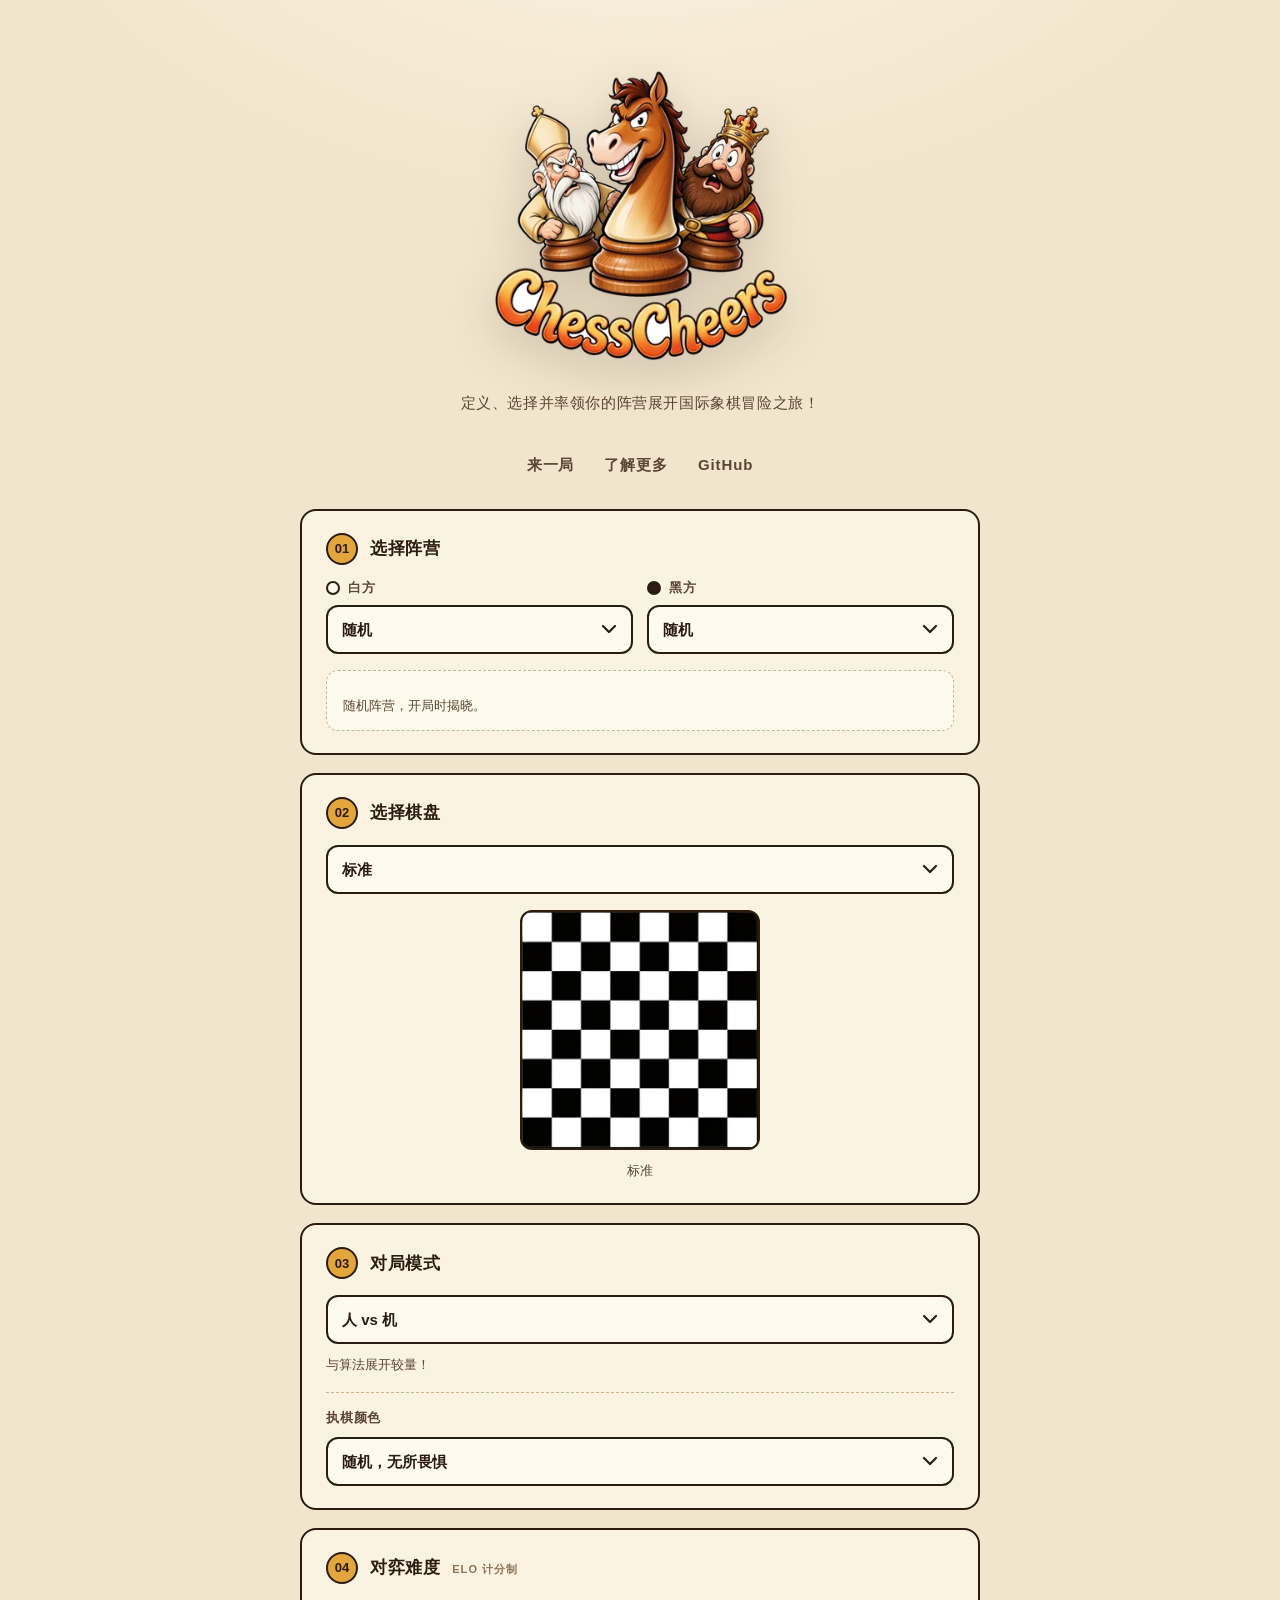
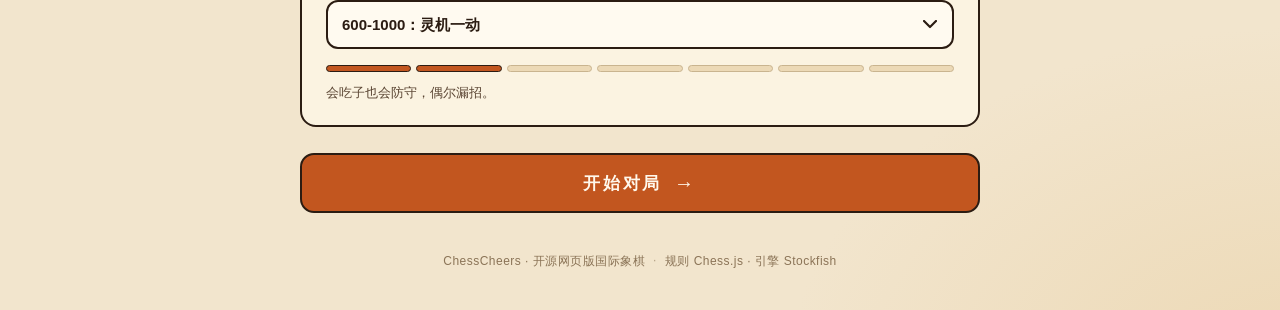
<file: index.html>
<!DOCTYPE html>
<html lang="zh-CN">
<head>
    <meta charset="UTF-8">
    <meta name="viewport" content="width=device-width, initial-scale=1.0">
    <title>ChessCheers - 定义你的阵营</title>
    <!-- 部署入口：GitHub Pages 只能以仓库根为站点根，
         项目页面位于 code/html/，故由此处跳转，保证访问域名即进入首页 -->
    <meta http-equiv="refresh" content="0; url=./code/html/index.html?v=202611182349">
    <link rel="canonical" href="./code/html/index.html">
    <link rel="icon" href="./data/chesslogo/ChessCheers_logo-128.png">
    <style>
        /* 与站内保持同一视觉基调，避免跳转前闪出深色底 */
        html, body { height: 100%; margin: 0; }
        body {
            display: flex;
            align-items: center;
            justify-content: center;
            background: #f2e5cd;
            color: #2b1c12;
            font-family: "PingFang SC", "Microsoft YaHei", "Helvetica Neue", Arial, sans-serif;
            font-size: 14px;
            letter-spacing: .5px;
        }
        a { color: #c2561f; text-decoration: none; border-bottom: 1px dashed rgba(194, 86, 31, .5); }
        a:hover { color: #a5382b; }
    </style>
</head>
<body>
    <p>正在进入 ChessCheers… 若未自动跳转，请<a href="./code/html/index.html?v=202611182349">点此开始</a>。</p>
</body>
</html>
</file>
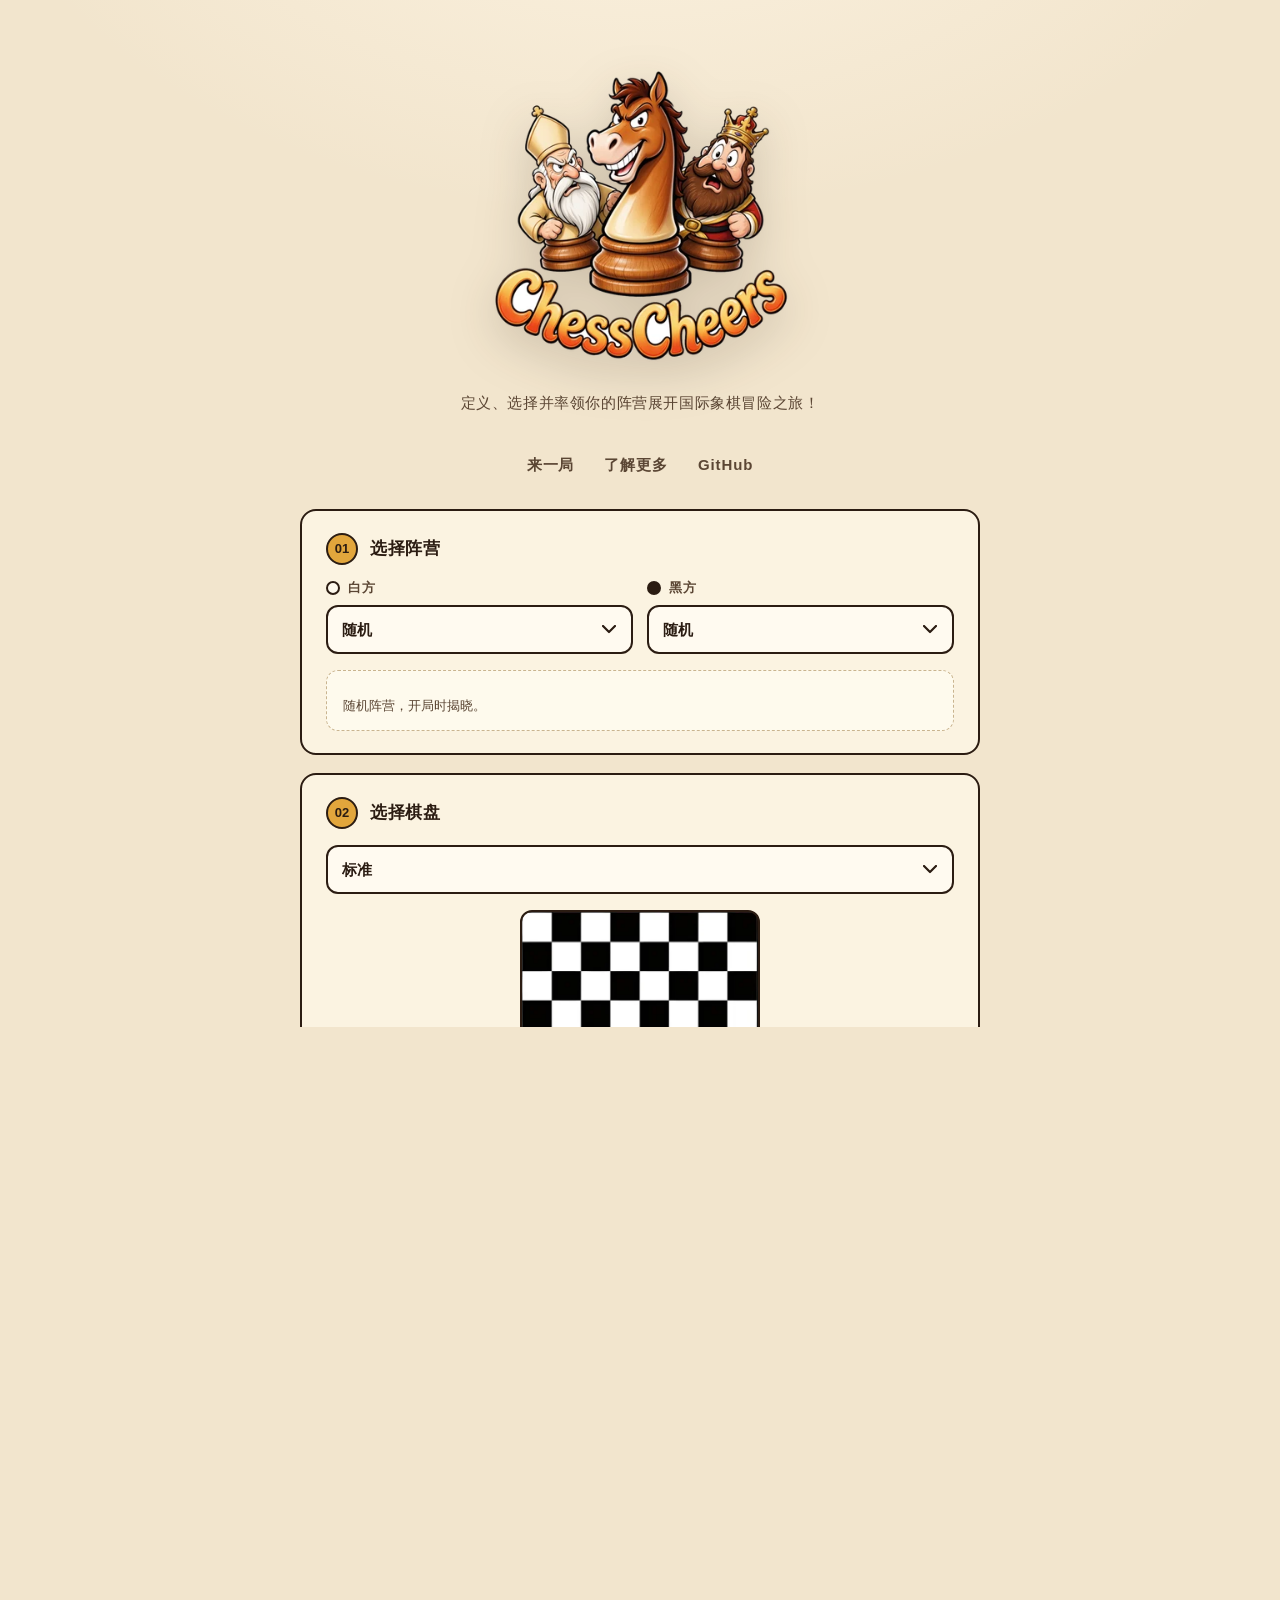
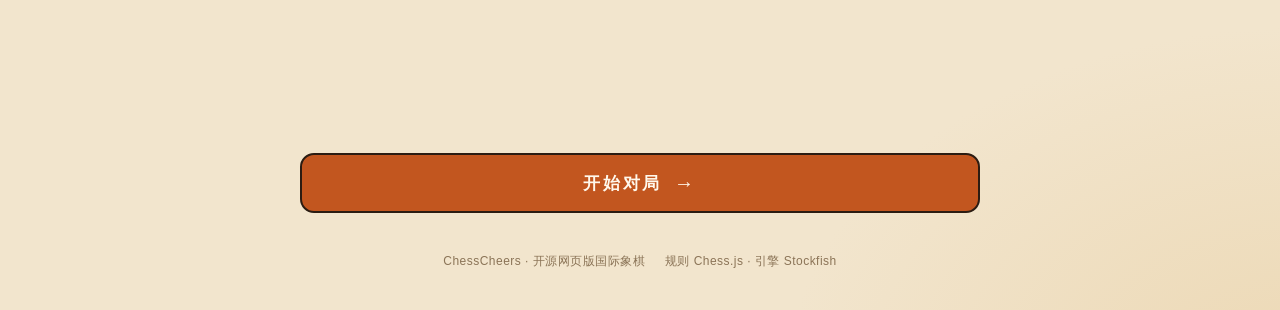
<file: code/html/index.html>
<!DOCTYPE html>
<!--
  ChessCheers — 首页（对局配置入口）
  结构：抬头区 → 顶部菜单 → 四张配置卡片（阵营 / 棋盘 / 模式与难度 / 开始）
        → 底部说明 → 返回顶部
  依赖：css/index.css、js/assets.js（素材清单）、js/asset-loader.js、js/index.js
  说明：所有选项均由素材清单动态填充，页面本身不写死任何阵营或棋盘名称。
-->
<html lang="zh-CN">
<head>
    <meta charset="UTF-8">
    <meta name="viewport" content="width=device-width, initial-scale=1.0">
    <title>ChessCheers - 定义你的阵营</title>
    <link rel="icon" href="data:image/svg+xml,%3Csvg xmlns='http://www.w3.org/2000/svg' viewBox='0 0 32 32'%3E%3Ctext y='26' font-size='26'%3E%E2%99%9E%3C/text%3E%3C/svg%3E">
    <link rel="stylesheet" href="../css/index.css?v=202611182349">
</head>
<body>
    <!-- 抬头区 -->
    <header class="hero">
        <img class="hero-logo" data-brand-logo alt="ChessCheers" aria-hidden="true">
        <h1 class="hero-title" id="main-title">ChessCheers</h1>
        <p class="hero-subtitle">定义、选择并率领你的阵营展开国际象棋冒险之旅！</p>
    </header>

    <!-- 顶部菜单栏 -->
    <nav class="top-nav">
        <a href="#" class="nav-item" id="nav-play">来一局</a>
        <a href="about.html" class="nav-item">了解更多</a>
        <a href="https://github.com/Schlampig/ChessCheers" class="nav-item" target="_blank" rel="noopener">GitHub</a>
    </nav>

    <!-- 配置区域 -->
    <main class="config-section">
        <!-- 选择阵营 -->
        <section class="card">
            <div class="card-head">
                <span class="card-index">01</span>
                <h2 class="card-label">选择阵营</h2>
            </div>
            <div class="faction-grid">
                <div class="faction-pick side-white">
                    <div class="faction-flag">
                        <span class="flag-dot"></span><span class="flag-text">白方</span>
                    </div>
                    <select class="config-select" id="white-faction"></select>
                </div>
                <div class="faction-pick side-black">
                    <div class="faction-flag">
                        <span class="flag-dot"></span><span class="flag-text">黑方</span>
                    </div>
                    <select class="config-select" id="black-faction"></select>
                </div>
            </div>
            <div class="faction-intro" id="faction-intro">
                <p class="config-desc">选择阵营后，这里会展示它的背景故事。</p>
            </div>
        </section>

        <!-- 选择棋盘 -->
        <section class="card">
            <div class="card-head">
                <span class="card-index">02</span>
                <h2 class="card-label">选择棋盘</h2>
            </div>
            <select class="config-select" id="board-select"></select>
            <div class="board-preview-wrap">
                <div class="board-preview" id="board-preview"></div>
                <p class="config-desc" id="board-desc"></p>
            </div>
        </section>

        <!-- 对局模式 -->
        <section class="card">
            <div class="card-head">
                <span class="card-index">03</span>
                <h2 class="card-label">对局模式</h2>
            </div>
            <select class="config-select" id="game-mode">
                <option value="pve" selected>人 vs 机</option>
                <option value="pvp">人 vs 人</option>
            </select>
            <p class="config-desc" id="game-mode-desc">与算法展开较量！</p>

            <!-- 执棋颜色（仅人 vs 机显示） -->
            <div class="sub-field" id="color-config-item">
                <label class="sub-label">执棋颜色</label>
                <select class="config-select" id="player-color">
                    <option value="random" selected>随机，无所畏惧</option>
                    <option value="white">执白，抢占先机</option>
                    <option value="black">执黑，后发积势</option>
                </select>
            </div>
        </section>

        <!-- 对弈难度 -->
        <section class="card" id="elo-config-item">
            <div class="card-head">
                <span class="card-index">04</span>
                <h2 class="card-label">对弈难度 <span class="label-hint">ELO 计分制</span></h2>
            </div>
            <select class="config-select" id="elo-difficulty">
                <option value="500">500分以下：初生牛犊</option>
                <option value="600" selected>600-1000：灵机一动</option>
                <option value="1100">1100-1500：激流勇进</option>
                <option value="1600">1600-2000：福至心灵</option>
                <option value="2100">2100-2500：行云流水</option>
                <option value="2600">2600-3000：随心所欲</option>
                <option value="3000">3000分以上：返璞归真</option>
            </select>
            <div class="elo-meter" id="elo-meter">
                <span class="elo-bar"></span><span class="elo-bar"></span><span class="elo-bar"></span>
                <span class="elo-bar"></span><span class="elo-bar"></span><span class="elo-bar"></span>
                <span class="elo-bar"></span>
            </div>
            <p class="config-desc" id="elo-desc"></p>
        </section>

        <!-- 开始 -->
        <button class="start-btn" id="start-btn">
            <span class="start-text">开始对局</span>
            <span class="start-arrow">→</span>
        </button>
    </main>

    <footer class="site-foot">
        <span>ChessCheers · 开源网页版国际象棋</span>
        <span class="foot-sep">·</span>
        <span>规则 Chess.js · 引擎 Stockfish</span>
    </footer>

    <!-- 返回顶部 -->
    <button class="back-to-top" id="back-to-top" title="返回顶部">↑</button>

    <!-- 顶部提示 -->
    <div class="toast" id="toast"></div>

    <script src="../js/assets.js?v=202611182349"></script>
    <script src="../js/asset-loader.js?v=202611182349"></script>
    <script src="../js/index.js?v=202611182349"></script>
</body>
</html>
</file>
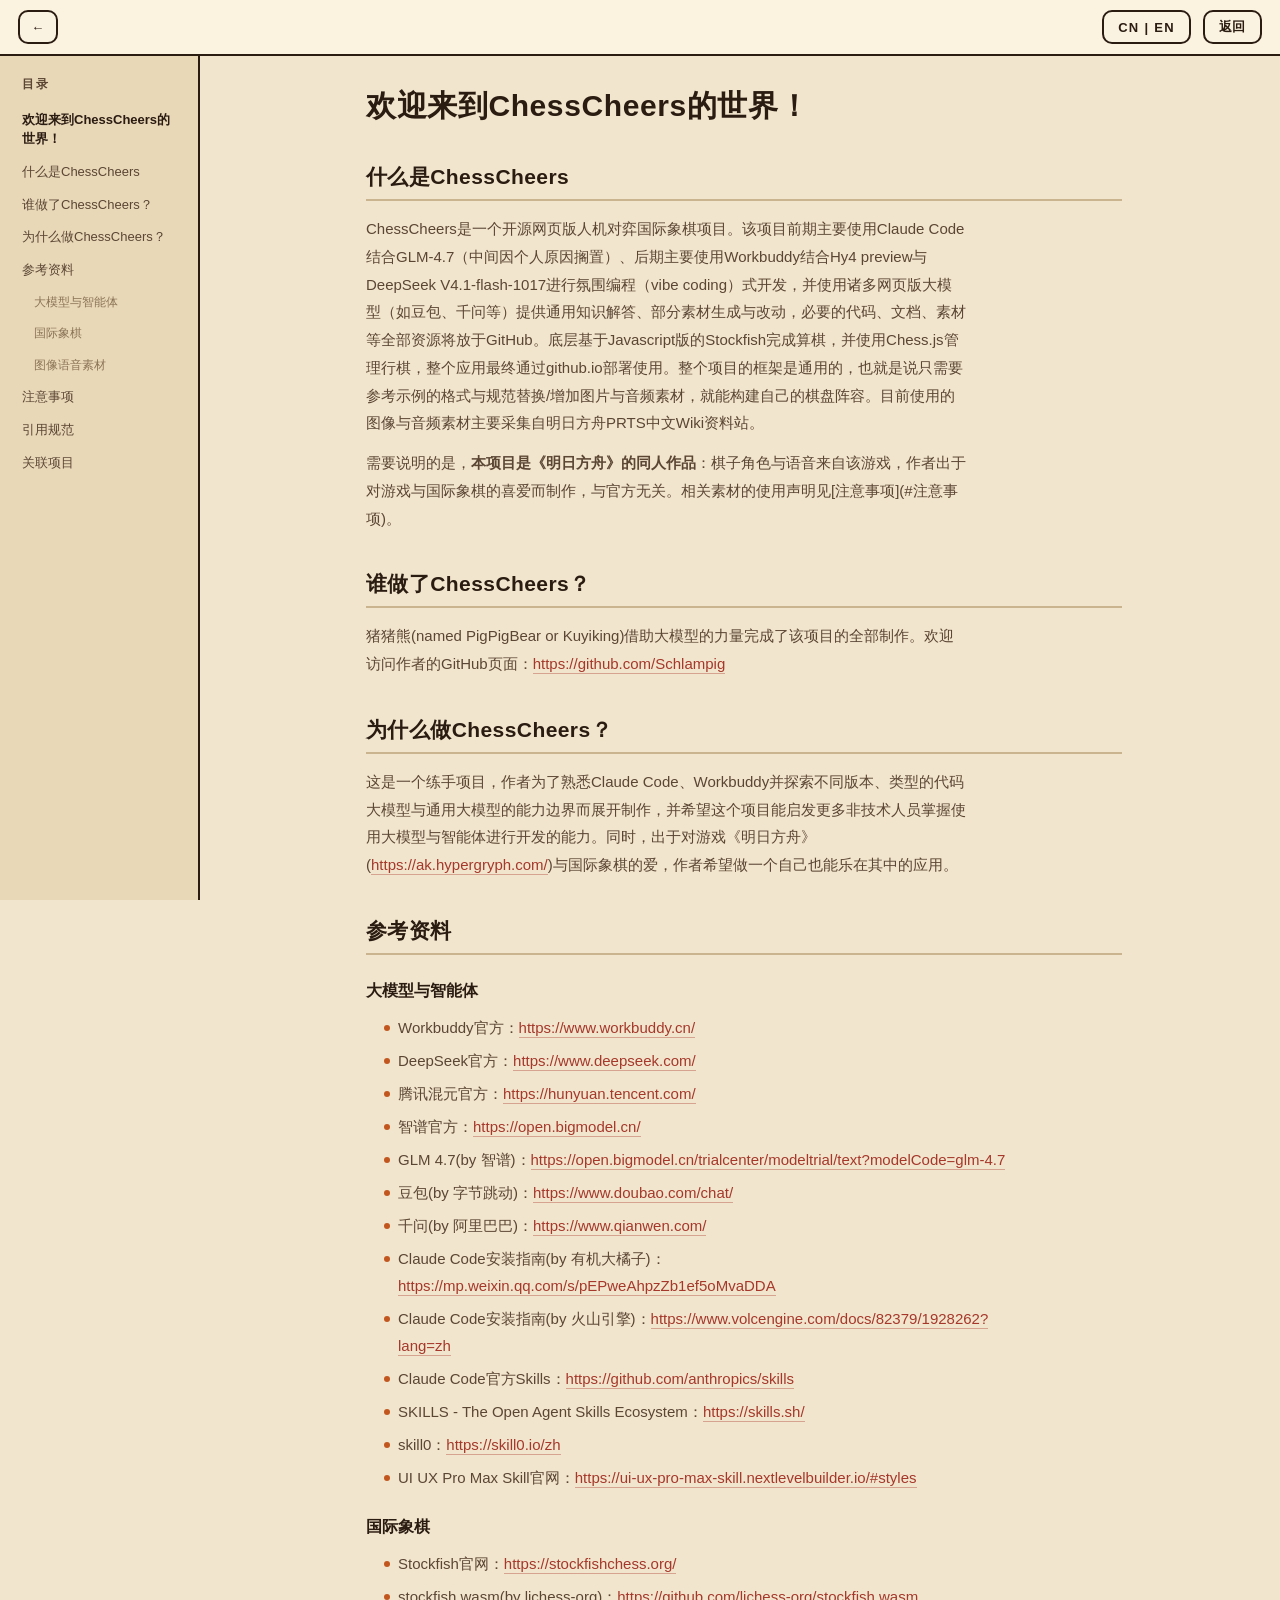
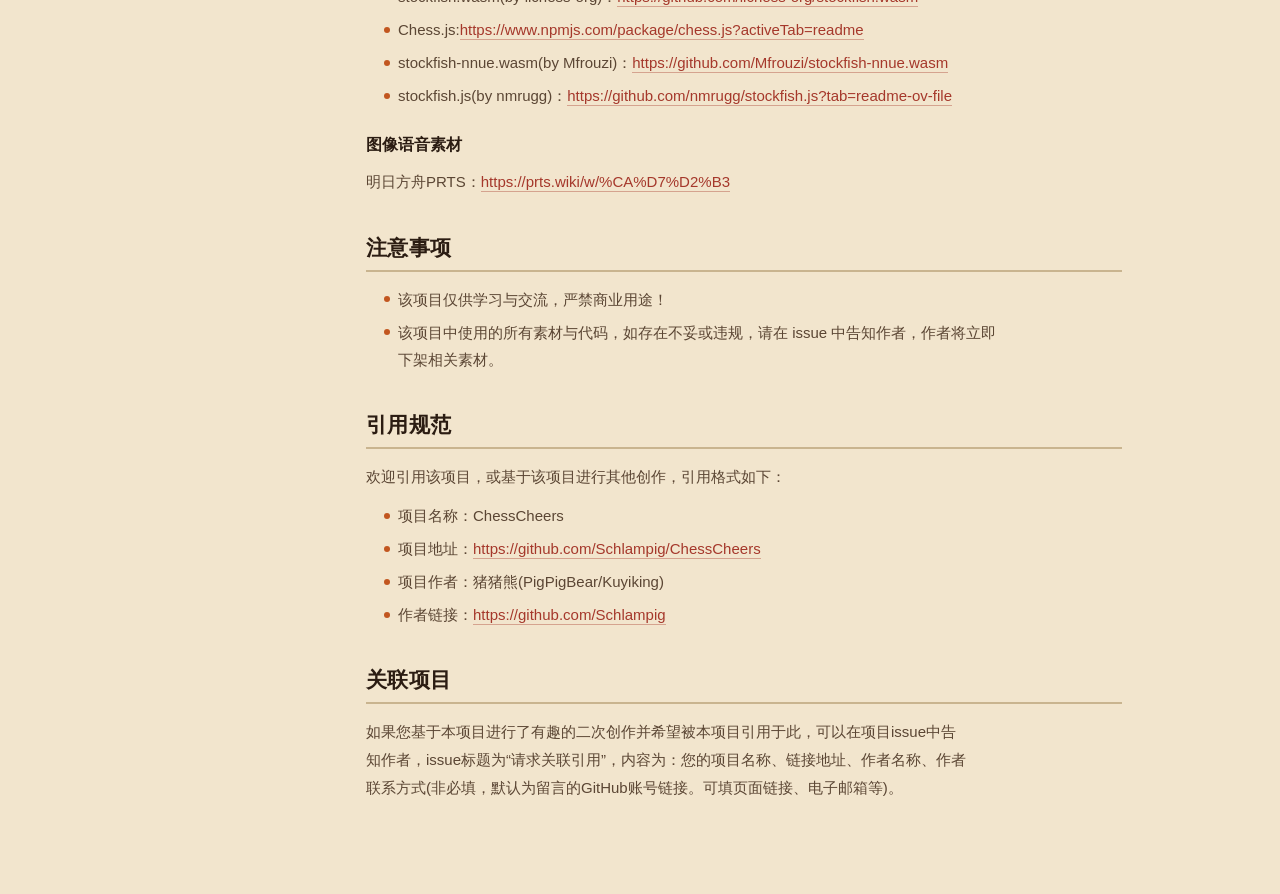
<file: code/html/about.html>
<!DOCTYPE html>
<!--
  ChessCheers — 「了解更多」阅读页
  结构：顶部菜单（目录开关 / 语言切换 / 返回）→ 左侧目录 → 正文
  依赖：css/about.css、js/about.js；正文由 doc/intro/ 下的 Markdown 渲染
  说明：不引入 Markdown 库，使用逐行状态机解析，覆盖标题、列表、引用、
        代码块与链接；正文行宽与目录宽度受控，保证长文可读。
-->
<html lang="zh-CN">
<head>
    <meta charset="UTF-8">
    <meta name="viewport" content="width=device-width, initial-scale=1.0">
    <title>ChessCheers - 了解更多</title>
    <link rel="stylesheet" href="../css/about.css?v=202611182349">
</head>
<body>
    <!-- 顶部菜单栏 -->
    <nav class="about-nav">
        <button class="toc-toggle" id="toc-toggle">→</button>
        <span class="lang-switch" id="lang-switch">CN | EN</span>
        <a href="index.html" class="back-btn">返回</a>
    </nav>

    <!-- 左侧目录边栏 -->
    <aside class="toc-sidebar" id="toc-sidebar">
        <h3>目录</h3>
        <ul class="toc-list" id="toc-list">
            <!-- 目录项将在这里动态生成 -->
        </ul>
    </aside>

    <!-- 文档主体区域 -->
    <main class="doc-content" id="doc-content">
        <!-- Markdown文档将在这里渲染 -->
    </main>

    <!-- 返回顶部按钮 -->
    <button class="back-to-top" id="back-to-top">↑</button>

    <script src="../js/about.js?v=202611182349"></script>
</body>
</html>
</file>
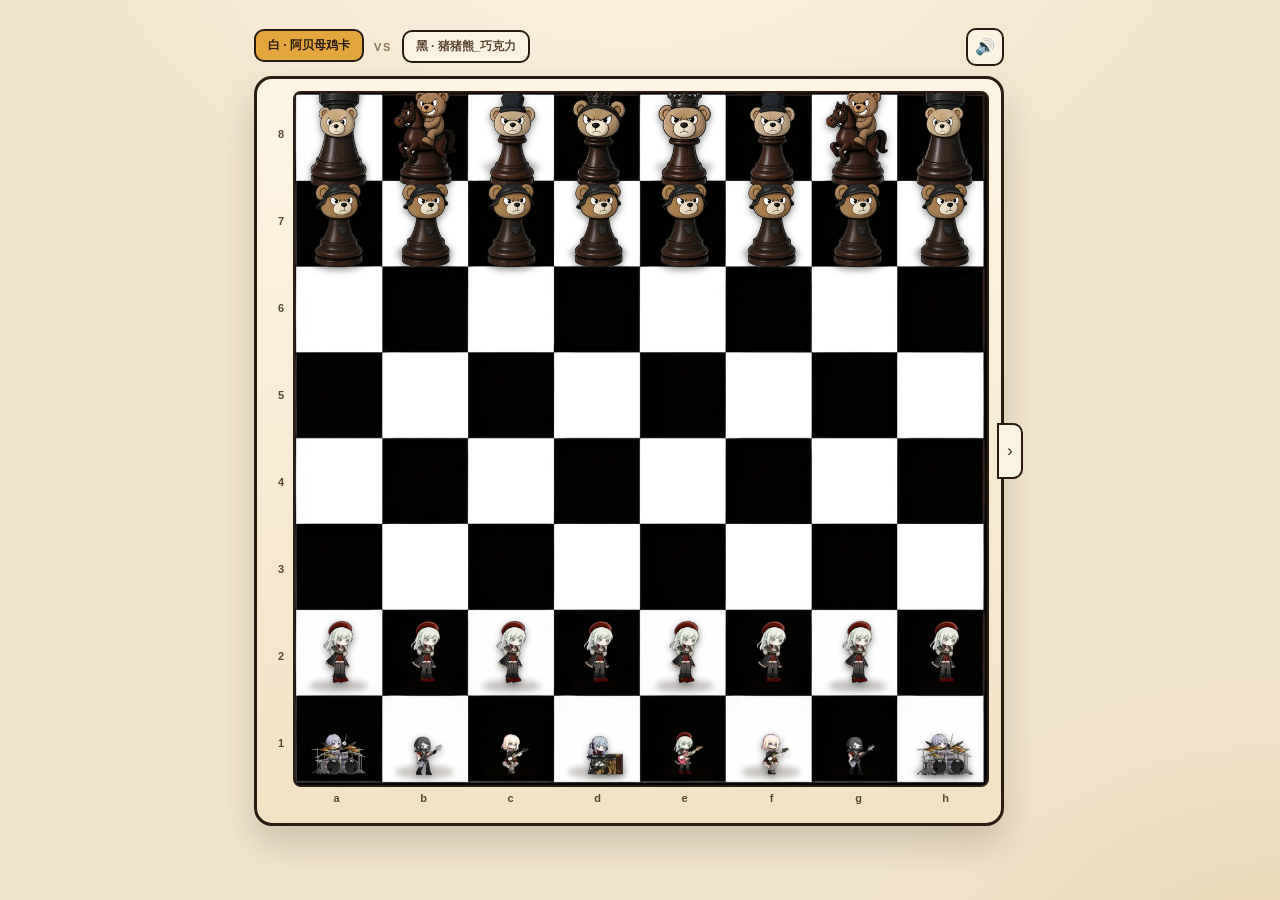
<file: code/html/game.html>
<!DOCTYPE html>
<!--
  ChessCheers — 对弈页
  结构：棋盘区（顶栏 / 坐标 / 棋盘 / 升变弹窗）→ 侧边栏（棋谱与操作按钮）
        → 折叠把手 → 提示条
  依赖：css/game.css、js/assets.js、js/asset-loader.js、js/stockfish-engine.js、js/game.js
  说明：棋盘与棋子由 JS 按素材清单生成；坐标、标记与动画层均为独立图层，
        逻辑格号与视口坐标分离，以支持人机执黑时的棋盘翻转。
-->
<html lang="zh-CN">
<head>
    <meta charset="UTF-8">
    <meta name="viewport" content="width=device-width, initial-scale=1.0, maximum-scale=1.0, user-scalable=no">
    <title>ChessCheers - 对弈</title>
    <link rel="icon" href="data:image/svg+xml,%3Csvg xmlns='http://www.w3.org/2000/svg' viewBox='0 0 32 32'%3E%3Ctext y='26' font-size='26'%3E%E2%99%9E%3C/text%3E%3C/svg%3E">
    <link rel="stylesheet" href="../css/game.css?v=202611182349">
</head>
<body>
    <div class="game-container" id="game-container">
        <!-- 棋盘区域 -->
        <div class="board-area" id="board-area">
            <div class="board-topbar">
                <div class="board-title">
                    <span class="side-badge white" id="badge-white">白 · 阵营加载中</span>
                    <span class="vs">VS</span>
                    <span class="side-badge black" id="badge-black">黑 · 阵营加载中</span>
                </div>
                <div class="board-tools">
                    <button class="icon-btn" id="sound-btn" title="音效开关">
                        <span id="sound-icon">🔊</span>
                    </button>
                </div>
            </div>

            <div class="board-frame">
                <!-- 棋盘本体（含外围坐标槽） -->
                <div class="board-wrap">
                    <div class="board-inner" id="board-inner">
                        <div class="layer board-bg" id="board-bg"></div>
                        <div class="layer mark-layer" id="mark-layer"></div>
                        <div class="layer piece-layer" id="piece-layer"></div>
                        <div class="layer fx-layer" id="fx-layer"></div>
                    </div>
                    <!-- 外围坐标 -->
                    <div class="coord-col" id="coord-col"></div>
                    <div class="coord-row" id="coord-row"></div>
                </div>

                <!-- 侧边栏折叠时的展开把手 -->
                <button class="sidebar-handle" id="sidebar-handle" title="展开侧边栏">›</button>
            </div>

            <!-- AI 思考指示 -->
            <div class="thinking" id="thinking">
                <span class="dot"></span><span class="dot"></span><span class="dot"></span>
                <span class="thinking-text">引擎思考中…</span>
            </div>
        </div>

        <!-- 右侧边栏 -->
        <aside class="sidebar" id="sidebar">
            <div class="sidebar-head">
                <h3>棋谱记录</h3>
                <button class="sidebar-close" id="sidebar-close" title="折叠">‹</button>
            </div>
            <div class="move-list" id="move-list"></div>
            <div class="sidebar-actions">
                <button class="action-btn" id="print-btn">打印</button>
                <button class="action-btn danger" id="resign-btn">认输</button>
                <a class="action-btn" id="exit-btn" href="index.html">退出</a>
            </div>
        </aside>
    </div>

    <!-- 顶部提示 -->
    <div class="toast" id="toast"></div>

    <!-- 升变弹窗 -->
    <div class="modal" id="promotion-modal">
        <div class="modal-card">
            <h4>兵升变：选择新棋子</h4>
            <div class="promo-options">
                <button class="promo-btn" data-piece="q"><span>♛</span>皇后</button>
                <button class="promo-btn" data-piece="r"><span>♜</span>城堡</button>
                <button class="promo-btn" data-piece="b"><span>♝</span>主教</button>
                <button class="promo-btn" data-piece="n"><span>♞</span>骑士</button>
            </div>
        </div>
    </div>

    <script src="../js/assets.js?v=202611182349"></script>
    <script src="../js/asset-loader.js?v=202611182349"></script>
    <script src="../js/chess.min.js?v=202611182349"></script>
    <script src="../js/stockfish-engine.js?v=202611182349"></script>
    <script src="../js/game.js?v=202611182349"></script>
</body>
</html>
</file>
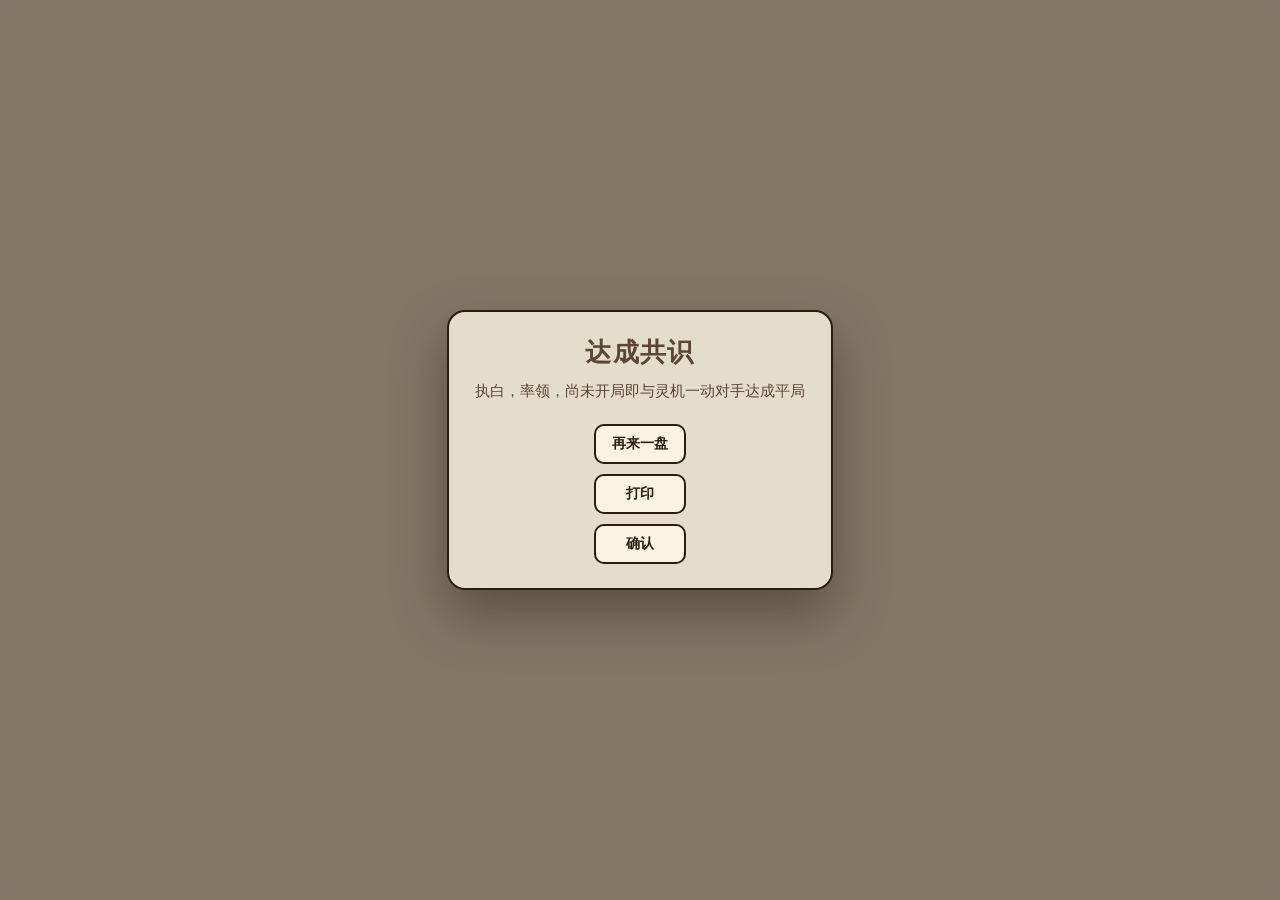
<file: code/html/result.html>
<!DOCTYPE html>
<!--
  ChessCheers — 结算页
  结构：遮罩 → 结算卡片（结局色带 / 标题与小标题 / 三个操作按钮 / 阵营立绘）
  依赖：css/result.css、js/assets.js、js/asset-loader.js、js/result.js
  说明：结局数据优先取自 sessionStorage，URL 参数仅作兜底；无素材时退化为
        紧凑灰底弹窗，按钮竖排，保证任何情况下都能重开或返回首页。
-->
<html lang="zh-CN">
<head>
    <meta charset="UTF-8">
    <meta name="viewport" content="width=device-width, initial-scale=1.0">
    <meta http-equiv="Cache-Control" content="no-cache, no-store, must-revalidate">
    <meta http-equiv="Pragma" content="no-cache">
    <meta http-equiv="Expires" content="0">
    <title>ChessCheers - 结算</title>
    <link rel="icon" href="data:image/svg+xml,%3Csvg xmlns='http://www.w3.org/2000/svg' viewBox='0 0 32 32'%3E%3Ctext y='26' font-size='26'%3E%E2%99%9E%3C/text%3E%3C/svg%3E">
    <link rel="stylesheet" href="../css/result.css?v=202611182349">
</head>
<body>
    <!-- 结算弹窗：点击按钮前不消失 -->
    <div class="result-modal" id="result-modal">
        <div class="result-content" id="result-content">
            <!-- 文本区域 -->
            <div class="result-title-section">
                <h2 class="result-title" id="result-title">对局结束</h2>
                <p class="result-subtitle" id="result-subtitle"></p>
            </div>

            <!-- 按钮区域 -->
            <div class="result-buttons" id="result-buttons">
                <button class="result-btn" id="replay-btn">再来一盘</button>
                <button class="result-btn" id="print-btn">打印</button>
                <a class="result-btn" id="confirm-btn" href="index.html">确认</a>
            </div>

            <!-- 结算素材（无素材时隐藏） -->
            <div class="result-asset" id="result-asset">
                <img class="result-asset-img" id="result-asset-img" alt="">
            </div>
        </div>
    </div>

    <div class="toast" id="toast"></div>

    <script src="../js/assets.js?v=202611182349"></script>
    <script src="../js/asset-loader.js?v=202611182349"></script>
    <script src="../js/result.js?v=202611182349"></script>
</body>
</html>
</file>
<file: code/css/index.css>
/* ChessCheers — 首页样式
   视觉世界：1930 年代橡皮管动画的片头卡 / 剧场海报。
   奶油纸底、墨线描边、赭橙与芥黄点缀；靠形状与配色表达年代感，
   不使用渐变文字、玻璃拟态或高饱和霓虹，避免干扰棋盘与选项的阅读。 */

:root {
    --paper: #f2e5cd;
    --paper-2: #e9d8b8;
    --card: #fbf3e1;
    --ink: #2b1c12;
    --ink-2: #5b4634;
    --ink-3: #8b7457;
    --line: #c9b48f;
    --orange: #c2561f;
    --orange-d: #a2430f;
    --gold: #e2a63c;
    --gold-l: #f4d79b;
    --brick: #a5382b;
    --sage: #6d7c4f;
    --radius: 16px;
    --shadow-lift: 0 10px 20px rgba(43, 28, 18, .14);
}

* { margin: 0; padding: 0; box-sizing: border-box; }

html { scroll-behavior: smooth; }

body {
    min-height: 100vh;
    color: var(--ink);
    font-family: "PingFang SC", "Hiragino Sans GB", "Noto Sans CJK SC", "Microsoft YaHei", "Helvetica Neue", Arial, sans-serif;
    -webkit-font-smoothing: antialiased;
    /* 纸面质感只用大面积暖色晕染，不叠加条纹或噪点 */
    background:
        radial-gradient(1100px 720px at 50% -12%, #fdf4e3 0%, rgba(253, 244, 227, 0) 62%),
        radial-gradient(900px 620px at 102% 104%, #ecd8b4 0%, rgba(236, 216, 180, 0) 58%),
        var(--paper);
    display: flex;
    flex-direction: column;
    align-items: center;
    padding: 0 20px 40px;
}

::selection { background: var(--gold); color: var(--ink); }

/* ============ 抬头区 ============ */
.hero {
    text-align: center;
    padding: 56px 20px 14px;
    width: 100%;
    max-width: 760px;
}

/* logo 本身带手绘字，直接作为标题字使用 */
.hero-logo {
    display: block;
    width: clamp(212px, 32vw, 320px);
    height: auto;
    margin: 0 auto;
    filter: drop-shadow(0 14px 24px rgba(43, 28, 18, .18));
}
.hero-logo:not([src]) { display: none; }

/* 有 logo 时，标题文字仅保留给读屏与搜索，不重复显示 */
.hero-logo[src] + .hero-title {
    position: absolute;
    width: 1px;
    height: 1px;
    overflow: hidden;
    clip: rect(0 0 0 0);
    white-space: nowrap;
}

/* 没有 logo 时的兜底标题 */
.hero-title {
    font-size: clamp(38px, 7vw, 62px);
    font-weight: 900;
    letter-spacing: .01em;
    color: var(--ink);
    line-height: 1.08;
}

.hero-subtitle {
    margin-top: 14px;
    font-size: 15px;
    line-height: 1.7;
    color: var(--ink-2);
    letter-spacing: .04em;
}

/* ============ 顶部菜单栏 ============ */
.top-nav {
    display: flex;
    justify-content: center;
    flex-wrap: wrap;
    gap: 8px 26px;
    margin: 22px 0 30px;
}

.nav-item {
    position: relative;
    padding: 4px 2px;
    font-size: 15px;
    font-weight: 600;
    letter-spacing: .06em;
    color: var(--ink-2);
    text-decoration: none;
    transition: color .18s ease;
}
.nav-item::after {
    content: "";
    position: absolute;
    left: 0;
    right: 0;
    bottom: 0;
    height: 2px;
    background: var(--orange);
    transform: scaleX(0);
    transform-origin: left;
    transition: transform .22s cubic-bezier(.2, .8, .3, 1);
}
.nav-item:hover { color: var(--ink); }
.nav-item:hover::after { transform: scaleX(1); }

/* ============ 配置区域 ============ */
.config-section {
    width: 100%;
    max-width: 680px;
    display: flex;
    flex-direction: column;
    gap: 18px;
}

.card {
    background: var(--card);
    border: 2px solid var(--ink);
    border-radius: var(--radius);
    padding: 22px 24px;
    transition: transform .22s cubic-bezier(.2, .8, .3, 1), box-shadow .22s ease;
    /* 入场：整组卡片依次落位，只做一次 */
    animation: card-in .5s cubic-bezier(.2, .8, .3, 1) both;
}
.card:nth-of-type(2) { animation-delay: .06s; }
.card:nth-of-type(3) { animation-delay: .12s; }
.card:nth-of-type(4) { animation-delay: .18s; }

@keyframes card-in {
    from { opacity: 0; transform: translateY(14px); }
    to { opacity: 1; transform: none; }
}

/* 静态只保留墨线描边，悬停时才抬起；避免描边与阴影同时承担层级 */
.card:hover { transform: translateY(-2px); box-shadow: var(--shadow-lift); }

.card.hidden { display: none; }

.card-head {
    display: flex;
    align-items: center;
    gap: 12px;
    margin-bottom: 16px;
}

.card-index {
    display: grid;
    place-items: center;
    width: 32px;
    height: 32px;
    flex: 0 0 32px;
    border: 2px solid var(--ink);
    border-radius: 50%;
    background: var(--gold);
    font-size: 13px;
    font-weight: 800;
    font-variant-numeric: tabular-nums;
    letter-spacing: 0;
}

.card-label {
    font-size: 17px;
    font-weight: 800;
    letter-spacing: .04em;
    color: var(--ink);
}

.label-hint {
    margin-left: 6px;
    font-size: 11px;
    font-weight: 600;
    letter-spacing: .1em;
    color: var(--ink-3);
    text-transform: uppercase;
}

/* ============ 阵营选择 ============ */
.faction-grid {
    display: grid;
    grid-template-columns: 1fr 1fr;
    gap: 14px;
}

.faction-pick {
    display: flex;
    flex-direction: column;
    gap: 10px;
}

.faction-flag {
    display: inline-flex;
    align-items: center;
    gap: 8px;
    font-size: 13px;
    font-weight: 700;
    letter-spacing: .08em;
    color: var(--ink-2);
}

.flag-dot {
    width: 14px;
    height: 14px;
    border: 2px solid var(--ink);
    border-radius: 50%;
}
.side-white .flag-dot { background: #fdf8ec; }
.side-black .flag-dot { background: var(--ink); }

.flag-text { line-height: 1; }

.faction-intro {
    margin-top: 16px;
    padding: 14px 16px;
    border: 1px dashed var(--line);
    border-radius: 12px;
    background: rgba(255, 252, 243, .7);
    max-height: 220px;
    overflow-y: auto;
}

/* ============ 下拉菜单 ============ */
.config-select {
    width: 100%;
    padding: 12px 42px 12px 14px;
    border: 2px solid var(--ink);
    border-radius: 12px;
    background-color: #fffaf0;
    color: var(--ink);
    font-family: inherit;
    font-size: 15px;
    font-weight: 600;
    line-height: 1.4;
    cursor: pointer;
    appearance: none;
    -webkit-appearance: none;
    background-image: url("data:image/svg+xml;charset=utf-8,%3Csvg xmlns='http://www.w3.org/2000/svg' width='14' height='9' viewBox='0 0 14 9'%3E%3Cpath d='M1 1l6 6 6-6' fill='none' stroke='%232b1c12' stroke-width='2.2' stroke-linecap='round' stroke-linejoin='round'/%3E%3C/svg%3E");
    background-repeat: no-repeat;
    background-position: right 15px center;
    transition: background-color .18s ease;
}
.config-select:hover { background-color: #fff6e6; }
.config-select:focus-visible {
    outline: 3px solid var(--gold);
    outline-offset: 2px;
}
.config-select option { background: #fffaf0; color: var(--ink); }

/* ============ 说明文字 ============ */
.config-desc {
    margin-top: 10px;
    font-size: 13px;
    line-height: 1.65;
    color: var(--ink-2);
}

.config-desc.error {
    color: var(--brick);
    font-weight: 700;
}

.config-desc.warn {
    color: var(--orange-d);
    font-size: 12px;
}

/* ============ 棋盘预览 ============ */
.board-preview-wrap {
    margin-top: 16px;
    display: flex;
    flex-direction: column;
    align-items: center;
    gap: 10px;
}

.board-preview {
    width: 100%;
    max-width: 240px;
    aspect-ratio: 1 / 1;
    border: 2px solid var(--ink);
    border-radius: 12px;
    background-size: 100% 100%;
    background-repeat: no-repeat;
    background-color: var(--paper-2);
    transition: transform .22s cubic-bezier(.2, .8, .3, 1);
}
.board-preview:hover { transform: scale(1.015); }

.board-preview.empty {
    display: grid;
    place-items: center;
    padding: 16px;
    border-style: dashed;
    color: var(--brick);
    font-size: 13px;
    font-weight: 700;
    text-align: center;
    background-image: none;
}

#board-desc { margin-top: 0; text-align: center; }

/* ============ 执棋颜色 ============ */
.sub-field {
    margin-top: 16px;
    padding-top: 16px;
    border-top: 1px dashed var(--line);
}
.sub-field.hidden { display: none; }

.sub-label {
    display: block;
    margin-bottom: 10px;
    font-size: 13px;
    font-weight: 700;
    letter-spacing: .06em;
    color: var(--ink-2);
}

/* ============ 难度强度条 ============ */
.elo-meter {
    display: flex;
    gap: 5px;
    margin-top: 16px;
}
.elo-bar {
    flex: 1 1 0;
    height: 7px;
    border: 1px solid var(--line);
    border-radius: 4px;
    background: #ecd9b6;
    transition: background .25s ease, border-color .25s ease;
}
.elo-bar.on {
    background: var(--orange);
    border-color: var(--ink);
}

/* ============ 开始按钮 ============ */
.start-btn {
    display: flex;
    align-items: center;
    justify-content: center;
    gap: 12px;
    margin-top: 8px;
    padding: 18px 24px;
    border: 2px solid var(--ink);
    border-radius: 14px;
    background: var(--orange);
    color: #fff8ec;
    font-family: inherit;
    font-size: 17px;
    font-weight: 800;
    letter-spacing: .16em;
    cursor: pointer;
    transition: transform .18s cubic-bezier(.2, .8, .3, 1), background .18s ease, box-shadow .18s ease;
}
.start-btn:hover {
    background: var(--orange-d);
    transform: translateY(-2px);
    box-shadow: var(--shadow-lift);
}
.start-btn:active { transform: translateY(0); }
.start-btn:focus-visible { outline: 3px solid var(--gold); outline-offset: 3px; }
.start-btn:disabled {
    background: var(--paper-2);
    color: var(--ink-3);
    border-style: dashed;
    cursor: not-allowed;
    transform: none;
    box-shadow: none;
}

.start-text { line-height: 1; }

.start-arrow {
    font-size: 20px;
    line-height: 1;
    transition: transform .2s ease;
}
.start-btn:hover:not(:disabled) .start-arrow { transform: translateX(4px); }

/* ============ 页脚 ============ */
.site-foot {
    margin-top: 40px;
    display: flex;
    flex-wrap: wrap;
    justify-content: center;
    gap: 8px;
    font-size: 12px;
    letter-spacing: .04em;
    color: var(--ink-3);
}

.foot-sep { opacity: .6; }

/* ============ 返回顶部 ============ */
.back-to-top {
    position: fixed;
    right: 26px;
    bottom: 26px;
    width: 44px;
    height: 44px;
    border: 2px solid var(--ink);
    border-radius: 50%;
    background: var(--card);
    color: var(--ink);
    font-size: 18px;
    cursor: pointer;
    opacity: 0;
    visibility: hidden;
    transform: translateY(8px);
    transition: opacity .22s ease, transform .22s ease, visibility .22s;
}
.back-to-top.show { opacity: 1; visibility: visible; transform: none; }
.back-to-top:hover { background: var(--gold); }
.back-to-top:focus-visible { outline: 3px solid var(--gold); outline-offset: 3px; }

/* ============ 顶部提示 ============ */
.toast {
    position: fixed;
    top: -80px;
    left: 50%;
    transform: translateX(-50%);
    max-width: min(86vw, 520px);
    padding: 12px 22px;
    border: 2px solid var(--ink);
    border-radius: 12px;
    background: var(--ink);
    color: #fdf3e0;
    font-size: 14px;
    font-weight: 600;
    line-height: 1.5;
    text-align: center;
    z-index: 400;
    transition: top .3s cubic-bezier(.2, .9, .3, 1.2);
}
.toast.show { top: 22px; }
.toast.warn { background: var(--brick); border-color: #6d1f16; }
.toast.good { background: var(--sage); border-color: #45502f; }

/* ============ 响应式 ============ */
@media (max-width: 620px) {
    body { padding: 0 14px 32px; }
    .hero { padding: 36px 8px 10px; }
    .hero-logo { width: clamp(184px, 46vw, 240px); }
    .hero-subtitle { font-size: 14px; }
    .top-nav { gap: 6px 18px; margin: 18px 0 24px; }
    .card { padding: 18px 16px; }
    .card-label { font-size: 16px; }
    .faction-grid { grid-template-columns: 1fr; gap: 12px; }
    .board-preview { max-width: 200px; }
    .start-btn { padding: 16px 18px; font-size: 16px; letter-spacing: .1em; }
    .back-to-top { right: 16px; bottom: 16px; }
}

@media (prefers-reduced-motion: reduce) {
    * { animation-duration: .01ms !important; transition-duration: .01ms !important; }
}
</file>
<file: code/css/about.css>
/* ChessCheers — 「了解更多」页面样式
   视觉世界：1930 年代动画片头卡，但这一页是「阅读」，所以克制表达：
   奶油纸面、墨色正文、赭红烧链接；左侧 200px 目录栏可折叠，正文自适应居中。
   正文行宽控制在 65~75 个字符，长文段落不做装饰性打断。 */

:root {
    --paper: #f2e5cd;
    --paper-2: #e9d8b8;
    --card: #fbf3e1;
    --ink: #2b1c12;
    --ink-2: #5b4634;
    --ink-3: #8b7457;
    --line: #c9b48f;
    --orange: #c2561f;
    --gold: #e2a63c;
    --brick: #a5382b;
    --toc-w: 200px;
    --nav-h: 56px;
}

* { margin: 0; padding: 0; box-sizing: border-box; }

html { scroll-behavior: smooth; }

body {
    min-height: 100vh;
    color: var(--ink);
    font-family: "PingFang SC", "Hiragino Sans GB", "Noto Sans CJK SC", "Microsoft YaHei", "Helvetica Neue", Arial, sans-serif;
    -webkit-font-smoothing: antialiased;
    background:
        radial-gradient(1000px 680px at 50% -14%, #fdf4e3 0%, rgba(253, 244, 227, 0) 60%),
        var(--paper);
}

::selection { background: var(--gold); color: var(--ink); }

/* ============ 顶部菜单栏 ============ */
.about-nav {
    position: fixed;
    top: 0;
    left: 0;
    right: 0;
    height: var(--nav-h);
    z-index: 120;
    display: flex;
    align-items: center;
    gap: 10px;
    padding: 0 18px;
    border-bottom: 2px solid var(--ink);
    background: rgba(251, 243, 225, .94);
    backdrop-filter: blur(6px);
}

.toc-toggle,
.back-btn,
.lang-switch {
    display: inline-flex;
    align-items: center;
    justify-content: center;
    height: 34px;
    padding: 0 14px;
    border: 2px solid var(--ink);
    border-radius: 10px;
    background: var(--card);
    color: var(--ink);
    font-family: inherit;
    font-size: 13px;
    font-weight: 700;
    letter-spacing: .04em;
    text-decoration: none;
    cursor: pointer;
    transition: background .18s ease, transform .18s ease;
}

.toc-toggle { width: 40px; padding: 0; }

.toc-toggle:hover,
.back-btn:hover,
.lang-switch:hover {
    background: var(--gold);
    transform: translateY(-1px);
}

.lang-switch { margin-left: auto; letter-spacing: .1em; }
.lang-switch.en { background: var(--paper-2); }

.back-btn { margin-left: 2px; }

/* ============ 目录侧栏 ============ */
.toc-sidebar {
    position: fixed;
    top: var(--nav-h);
    left: 0;
    bottom: 0;
    width: var(--toc-w);
    padding: 20px 14px 24px;
    overflow-y: auto;
    border-right: 2px solid var(--ink);
    background: var(--paper-2);
    transition: transform .28s ease, opacity .22s ease;
    z-index: 110;
}

.toc-sidebar.collapsed {
    transform: translateX(-100%);
    opacity: 0;
    pointer-events: none;
}

.toc-sidebar h3 {
    margin-bottom: 12px;
    padding-left: 8px;
    font-size: 12px;
    font-weight: 800;
    letter-spacing: .18em;
    color: var(--ink-2);
    text-transform: uppercase;
}

.toc-list { list-style: none; }

.toc-item { margin: 2px 0; }

.toc-link {
    display: block;
    padding: 6px 8px;
    border-radius: 8px;
    color: var(--ink-2);
    font-size: 13px;
    line-height: 1.45;
    text-decoration: none;
    transition: background .16s ease, color .16s ease;
}
.toc-link:hover { background: rgba(226, 166, 60, .35); color: var(--ink); }

.toc-item.level-1 .toc-link { font-weight: 800; color: var(--ink); }
.toc-item.level-2 .toc-link { padding-left: 8px; }
.toc-item.level-3 .toc-link { padding-left: 20px; font-size: 12px; color: var(--ink-3); }

/* ============ 正文 ============ */
.doc-content {
    margin: 0 auto;
    padding: calc(var(--nav-h) + 30px) 28px 80px calc(var(--toc-w) + 36px);
    max-width: 1020px;
    transition: padding-left .28s ease;
}
.toc-sidebar.collapsed ~ .doc-content { padding-left: 28px; }

.doc-content h1 {
    margin-bottom: 20px;
    font-size: 30px;
    font-weight: 900;
    letter-spacing: .02em;
    line-height: 1.3;
    color: var(--ink);
}

.doc-content h2 {
    margin: 38px 0 14px;
    padding-bottom: 8px;
    border-bottom: 2px solid var(--line);
    font-size: 21px;
    font-weight: 800;
    letter-spacing: .02em;
    color: var(--ink);
}

.doc-content h3 {
    margin: 26px 0 10px;
    font-size: 16px;
    font-weight: 800;
    color: var(--ink);
}

.doc-content p {
    margin: 12px 0;
    max-width: 72ch;
    font-size: 15px;
    line-height: 1.85;
    color: var(--ink-2);
}

.doc-content ul {
    margin: 12px 0;
    padding-left: 18px;
    max-width: 72ch;
    list-style: none;
}

.doc-content li {
    position: relative;
    margin: 6px 0;
    padding-left: 14px;
    font-size: 15px;
    line-height: 1.8;
    color: var(--ink-2);
}

.doc-content li::before {
    content: "";
    position: absolute;
    left: 0;
    top: .72em;
    width: 6px;
    height: 6px;
    border-radius: 50%;
    background: var(--orange);
}

.doc-content a {
    color: var(--brick);
    text-decoration: none;
    border-bottom: 1px solid rgba(165, 56, 43, .38);
    padding-bottom: 1px;
    /* 用 break-word 而非 break-all：避免 URL 被从中间任意拆断 */
    word-break: normal;
    overflow-wrap: break-word;
}
.doc-content a:hover { color: var(--ink); border-bottom-color: var(--ink); }

.doc-content code {
    padding: 2px 6px;
    border: 1px solid var(--line);
    border-radius: 6px;
    background: var(--paper-2);
    color: var(--ink);
    font-family: "SF Mono", Menlo, Consolas, monospace;
    font-size: 13px;
}

.doc-content pre {
    margin: 14px 0;
    padding: 14px 16px;
    border: 2px solid var(--ink);
    border-radius: 12px;
    background: #2b1c12;
    overflow-x: auto;
}

.doc-content pre code {
    padding: 0;
    border: none;
    background: transparent;
    color: #f4e3c6;
    font-size: 13px;
    line-height: 1.7;
}

.doc-content blockquote {
    margin: 16px 0;
    padding: 14px 18px;
    border: 2px dashed var(--line);
    border-radius: 12px;
    background: rgba(233, 216, 184, .55);
}

.doc-content blockquote p {
    margin: 0;
    color: var(--ink-2);
    font-size: 14px;
}

.load-error { color: var(--brick) !important; }

/* ============ 返回顶部 ============ */
.back-to-top {
    position: fixed;
    right: 26px;
    bottom: 26px;
    width: 44px;
    height: 44px;
    border: 2px solid var(--ink);
    border-radius: 50%;
    background: var(--card);
    color: var(--ink);
    font-size: 18px;
    cursor: pointer;
    opacity: 0;
    visibility: hidden;
    transform: translateY(8px);
    transition: opacity .22s ease, transform .22s ease, visibility .22s;
    z-index: 130;
}
.back-to-top.visible { opacity: 1; visibility: visible; transform: none; }
.back-to-top:hover { background: var(--gold); }
.back-to-top:focus-visible { outline: 3px solid var(--gold); outline-offset: 3px; }

/* ============ 响应式 ============ */
@media (max-width: 820px) {
    .toc-sidebar {
        width: 78vw;
        max-width: 280px;
        box-shadow: 12px 0 30px rgba(20, 12, 6, .28);
    }
    .doc-content { padding-left: 20px; padding-right: 20px; }
    .toc-sidebar.collapsed ~ .doc-content { padding-left: 20px; }
    .doc-content h1 { font-size: 24px; }
    .doc-content h2 { font-size: 19px; }
}

@media (prefers-reduced-motion: reduce) {
    * { animation-duration: .01ms !important; transition-duration: .01ms !important; }
}
</file>
<file: code/css/game.css>
/* ChessCheers — 对弈页样式
   视觉世界：1930 年代动画片头卡。棋盘像摆在奶油色桌面上的一幅装框画：
   墨线外框包住棋盘，四周留暖色纸面，保证棋子与坐标始终是视觉焦点。

   几何：.board-inner 用 aspect-ratio 维持正方形，.board-wrap 用 padding 预留
   左侧行号与底部列号的坐标槽；棋子与标记一律按 12.5% 百分比定位，
   因此棋盘尺寸变化时无需重算任何坐标。 */

:root {
    --paper: #f2e5cd;
    --paper-2: #e9d8b8;
    --card: #fbf3e1;
    --ink: #2b1c12;
    --ink-2: #5b4634;
    --ink-3: #8b7457;
    --line: #c9b48f;
    --orange: #c2561f;
    --orange-d: #a2430f;
    --gold: #e2a63c;
    --brick: #a5382b;
    --sage: #6d7c4f;
    --gutter: 24px;
    --piece-scale: 1.25;
}

* { margin: 0; padding: 0; box-sizing: border-box; }

html, body { height: 100%; }

body {
    color: var(--ink);
    font-family: "PingFang SC", "Hiragino Sans GB", "Noto Sans CJK SC", "Microsoft YaHei", "Helvetica Neue", Arial, sans-serif;
    -webkit-font-smoothing: antialiased;
    background:
        radial-gradient(1000px 700px at 50% -16%, #fdf4e3 0%, rgba(253, 244, 227, 0) 60%),
        radial-gradient(760px 560px at 100% 110%, #e9d6b2 0%, rgba(233, 214, 178, 0) 58%),
        var(--paper);
    overflow: hidden;
    user-select: none;
    -webkit-user-select: none;
    -webkit-tap-highlight-color: transparent;
}

::selection { background: var(--gold); color: var(--ink); }

/* ============ 布局 ============ */
.game-container {
    display: flex;
    align-items: center;
    justify-content: center;
    gap: 22px;
    height: 100vh;
    padding: 18px 22px;
}

.board-area {
    display: flex;
    flex-direction: column;
    align-items: center;
    justify-content: center;
    gap: 10px;
    /* 棋盘是正方形，尺寸同时受可用宽度与视口高度约束；
       在这里给出确定宽度，避免子元素 width:100% 相互依赖而退化成极小尺寸 */
    flex: 0 0 auto;
    width: min(860px, calc(100vh - 150px));
    min-width: 0;
}

.board-topbar {
    display: flex;
    align-items: center;
    justify-content: space-between;
    gap: 12px;
    width: 100%;
}

.board-title {
    display: flex;
    align-items: center;
    gap: 10px;
    min-width: 0;
}

.board-tools { display: flex; align-items: center; gap: 8px; }

.side-badge {
    display: inline-flex;
    align-items: center;
    max-width: 170px;
    padding: 6px 12px;
    border: 2px solid var(--ink);
    border-radius: 10px;
    background: var(--card);
    color: var(--ink-2);
    font-size: 12px;
    font-weight: 700;
    white-space: nowrap;
    overflow: hidden;
    text-overflow: ellipsis;
    transition: background .2s ease, color .2s ease, transform .2s ease;
}
.side-badge.active {
    background: var(--gold);
    color: var(--ink);
    transform: translateY(-1px);
}

.vs {
    font-size: 11px;
    font-weight: 800;
    letter-spacing: .14em;
    color: var(--ink-3);
}

.icon-btn {
    display: grid;
    place-items: center;
    width: 38px;
    height: 38px;
    border: 2px solid var(--ink);
    border-radius: 10px;
    background: var(--card);
    color: var(--ink);
    font-size: 16px;
    cursor: pointer;
    transition: background .18s ease, transform .18s ease;
}
.icon-btn:hover { background: var(--gold); transform: translateY(-1px); }
.icon-btn.muted { opacity: .5; }

/* ============ 棋盘外框 ============ */
.board-frame {
    position: relative;
    width: 100%;
    padding: 12px;
    border: 3px solid var(--ink);
    border-radius: 18px;
    background: linear-gradient(180deg, #fdf5e4 0%, #f2e2c4 100%);
    box-shadow: 0 18px 34px rgba(43, 28, 18, .18);
}

.board-wrap {
    position: relative;
    width: 100%;
    padding-left: var(--gutter);
    padding-bottom: var(--gutter);
}

.board-inner {
    position: relative;
    width: 100%;
    aspect-ratio: 1 / 1;
    border: 2px solid var(--ink);
    border-radius: 8px;
    overflow: hidden;
    touch-action: none;
    background: #3a2418;
}

.layer { position: absolute; inset: 0; }

.board-bg {
    background-size: 100% 100%;
    background-repeat: no-repeat;
    background-color: #3a2418;
    transition: transform .3s ease;
}

/* ============ 坐标 ============ */
.coord-col,
.coord-row {
    position: absolute;
    display: flex;
    font-size: 11px;
    font-weight: 700;
    font-variant-numeric: tabular-nums;
    color: var(--ink-2);
}

.coord-col {
    left: 0;
    top: 0;
    width: var(--gutter);
    height: calc(100% - var(--gutter));
    flex-direction: column;
}
.coord-row {
    left: var(--gutter);
    bottom: 0;
    height: var(--gutter);
    width: calc(100% - var(--gutter));
    flex-direction: row;
}

.coord-col span,
.coord-row span {
    flex: 1 1 0;
    display: flex;
    align-items: center;
    justify-content: center;
    line-height: 1;
}

/* ============ 棋子 ============ */
.piece {
    position: absolute;
    width: 12.5%;
    height: 12.5%;
    z-index: 2;
    cursor: grab;
    touch-action: none;
    will-change: left, top;
}
.piece.dragging {
    z-index: 20;
    cursor: grabbing;
}
.piece.static { cursor: default; }

.piece-visual {
    position: relative;
    width: 100%;
    height: 100%;
}

.piece-visual::before {
    content: "";
    position: absolute;
    left: 16%;
    right: 16%;
    bottom: 7%;
    height: 14%;
    border-radius: 50%;
    background: rgba(30, 18, 10, .26);
    filter: blur(3px);
    z-index: 0;
}

.piece-symbol {
    position: relative;
    display: grid;
    place-items: center;
    width: 100%;
    height: 100%;
    font-size: 34px;
    line-height: 1;
    text-shadow: 0 1px 2px rgba(0, 0, 0, .45);
}

.piece-video {
    position: relative;
    z-index: 1;
    width: 100%;
    height: 100%;
    object-fit: contain;
    pointer-events: none;
    filter: drop-shadow(0 2px 3px rgba(0, 0, 0, .45));
    transition: opacity .22s ease;
    transform: scale(var(--piece-scale));
}

.piece-video-fx {
    position: absolute;
    inset: 0;
    width: 100%;
    height: 100%;
    transform: scale(var(--piece-scale));
}

/* 选中：金色描边环，贴在格内，不遮住棋子本体 */
.piece.selected .piece-visual::after {
    content: "";
    position: absolute;
    inset: 2px;
    border: 2px solid var(--gold);
    border-radius: 8px;
    box-shadow: inset 0 0 12px rgba(226, 166, 60, .45);
    pointer-events: none;
    z-index: 3;
}

.piece.reject { animation: piece-reject .42s cubic-bezier(.36, .07, .19, .97); }

@keyframes piece-reject {
    0%, 100% { transform: translateX(0); }
    20% { transform: translateX(-4px); }
    45% { transform: translateX(4px); }
    70% { transform: translateX(-2px); }
}

/* ============ 落点与状态标记 ============ */
.mark {
    position: absolute;
    width: 12.5%;
    height: 12.5%;
    z-index: 1;
    pointer-events: none;
}

.mark-last { background: rgba(226, 166, 60, .28); }

.mark-check {
    background: radial-gradient(circle at 50% 50%, rgba(165, 56, 43, .68) 0%, rgba(165, 56, 43, 0) 70%);
}

.mark-move::before {
    content: "";
    position: absolute;
    left: 50%;
    top: 50%;
    width: 26%;
    height: 26%;
    transform: translate(-50%, -50%);
    border: 2px solid var(--ink);
    border-radius: 50%;
    background: rgba(226, 166, 60, .9);
}

.mark-capture::before {
    content: "";
    position: absolute;
    inset: 8%;
    border: 3px solid var(--gold);
    border-radius: 50%;
    box-shadow: 0 0 10px rgba(226, 166, 60, .55);
}

.mark-from::before {
    content: "";
    position: absolute;
    inset: 0;
    border: 2px dashed rgba(226, 166, 60, .9);
    border-radius: 6px;
}

.fx-cell {
    position: absolute;
    width: 12.5%;
    height: 12.5%;
    pointer-events: none;
    z-index: 5;
}

/* ============ 引擎思考指示 ============ */
.thinking {
    display: flex;
    align-items: center;
    gap: 6px;
    padding: 8px 14px;
    border: 2px solid var(--ink);
    border-radius: 12px;
    background: var(--ink);
    color: #fdf3e0;
    font-size: 12px;
    font-weight: 600;
    letter-spacing: .04em;
    opacity: 0;
    transform: translateY(6px);
    transition: opacity .22s ease, transform .22s ease;
    pointer-events: none;
}
.thinking.show { opacity: 1; transform: none; }

.thinking .dot {
    width: 5px;
    height: 5px;
    border-radius: 50%;
    background: var(--gold);
    animation: dot-pulse 1.1s ease-in-out infinite;
}
.thinking .dot:nth-child(2) { animation-delay: .15s; }
.thinking .dot:nth-child(3) { animation-delay: .3s; }

.thinking-text { margin-left: 2px; }

@keyframes dot-pulse {
    0%, 100% { opacity: .35; transform: translateY(0); }
    50% { opacity: 1; transform: translateY(-2px); }
}

/* ============ 侧边栏 ============ */
.sidebar {
    display: flex;
    flex-direction: column;
    width: 296px;
    max-height: calc(100vh - 36px);
    border: 2px solid var(--ink);
    border-radius: 16px;
    background: var(--card);
    box-shadow: 0 16px 30px rgba(43, 28, 18, .14);
    overflow: hidden;
    transition: width .28s ease, opacity .22s ease, transform .28s ease;
}

.sidebar.collapsed {
    width: 0;
    opacity: 0;
    transform: translateX(12px);
    border-width: 0;
    pointer-events: none;
}

.sidebar-head {
    display: flex;
    align-items: center;
    justify-content: space-between;
    gap: 10px;
    padding: 16px 16px 12px;
    border-bottom: 2px solid var(--ink);
    background: var(--paper-2);
}

.sidebar-head h3 {
    font-size: 14px;
    font-weight: 800;
    letter-spacing: .1em;
    color: var(--ink);
}

.sidebar-close {
    width: 26px;
    height: 26px;
    border: 2px solid var(--ink);
    border-radius: 8px;
    background: var(--card);
    color: var(--ink);
    font-size: 14px;
    line-height: 1;
    cursor: pointer;
    transition: background .18s ease;
}
.sidebar-close:hover { background: var(--gold); }

.move-list {
    flex: 1 1 auto;
    padding: 10px 8px;
    overflow-y: auto;
    min-height: 120px;
    scrollbar-width: thin;
    scrollbar-color: var(--line) transparent;
}
.move-list::-webkit-scrollbar { width: 8px; }
.move-list::-webkit-scrollbar-thumb {
    background: var(--line);
    border-radius: 4px;
}

.move-row {
    display: grid;
    grid-template-columns: 30px 1fr 1fr;
    align-items: center;
    gap: 4px;
    padding: 5px 8px;
    border-radius: 8px;
    font-size: 13px;
    font-variant-numeric: tabular-nums;
    color: var(--ink-2);
}
.move-row:nth-child(odd) { background: rgba(233, 216, 184, .42); }

.move-no {
    color: var(--ink-3);
    font-size: 12px;
    text-align: right;
    padding-right: 4px;
}

.move-cell {
    padding: 2px 6px;
    border-radius: 6px;
    font-weight: 600;
    color: var(--ink);
}
.move-cell.latest {
    background: var(--gold);
    color: var(--ink);
}

.empty-tip {
    padding: 22px 12px;
    text-align: center;
    font-size: 12px;
    line-height: 1.7;
    color: var(--ink-3);
}

.sidebar-actions {
    display: flex;
    gap: 8px;
    padding: 12px 14px 14px;
    border-top: 2px solid var(--ink);
    background: var(--paper-2);
}

.action-btn {
    flex: 1 1 0;
    padding: 10px 8px;
    border: 2px solid var(--ink);
    border-radius: 10px;
    background: var(--card);
    color: var(--ink);
    font-family: inherit;
    font-size: 13px;
    font-weight: 700;
    letter-spacing: .04em;
    text-align: center;
    text-decoration: none;
    cursor: pointer;
    transition: background .18s ease, transform .18s ease;
}
.action-btn:hover { background: var(--gold); transform: translateY(-1px); }
.action-btn.danger { color: var(--brick); }
.action-btn.danger:hover { background: var(--brick); color: #fdf3e0; border-color: #6d1f16; }

/* ============ 折叠把手 ============ */
.sidebar-handle {
    position: absolute;
    right: -22px;
    top: 50%;
    transform: translateY(-50%);
    width: 26px;
    height: 56px;
    border: 2px solid var(--ink);
    border-radius: 0 10px 10px 0;
    background: var(--card);
    color: var(--ink);
    font-size: 16px;
    line-height: 1;
    cursor: pointer;
    z-index: 30;
    transition: background .18s ease;
}
.sidebar-handle:hover { background: var(--gold); }
.sidebar-handle.hidden { display: none; }

/* ============ 提示 ============ */
.toast {
    position: fixed;
    top: -80px;
    left: 50%;
    transform: translateX(-50%);
    max-width: min(86vw, 520px);
    padding: 12px 22px;
    border: 2px solid var(--ink);
    border-radius: 12px;
    background: var(--ink);
    color: #fdf3e0;
    font-size: 14px;
    font-weight: 600;
    line-height: 1.5;
    text-align: center;
    z-index: 400;
    transition: top .3s cubic-bezier(.2, .9, .3, 1.2);
}
.toast.show { top: 22px; }
.toast.warn { background: var(--brick); border-color: #6d1f16; }
.toast.good { background: var(--sage); border-color: #45502f; }

/* ============ 升变弹窗 ============ */
.modal {
    position: fixed;
    inset: 0;
    z-index: 350;
    display: none;
    align-items: center;
    justify-content: center;
    padding: 20px;
    background: rgba(43, 28, 18, .55);
    backdrop-filter: blur(3px);
}
.modal.show { display: flex; }

.modal-card {
    width: min(92vw, 420px);
    padding: 22px 22px 20px;
    border: 2px solid var(--ink);
    border-radius: 16px;
    background: var(--card);
    box-shadow: 0 22px 44px rgba(20, 12, 6, .35);
    animation: modal-in .3s cubic-bezier(.2, .9, .3, 1.1);
}

@keyframes modal-in {
    from { opacity: 0; transform: translateY(12px) scale(.97); }
    to { opacity: 1; transform: none; }
}

.modal-card h4 {
    margin-bottom: 16px;
    font-size: 15px;
    font-weight: 800;
    letter-spacing: .05em;
    color: var(--ink);
}

.promo-options {
    display: grid;
    grid-template-columns: repeat(4, 1fr);
    gap: 10px;
}

.promo-btn {
    display: flex;
    flex-direction: column;
    align-items: center;
    gap: 6px;
    padding: 12px 6px;
    border: 2px solid var(--ink);
    border-radius: 12px;
    background: var(--paper-2);
    color: var(--ink);
    font-family: inherit;
    font-size: 12px;
    font-weight: 700;
    cursor: pointer;
    transition: background .18s ease, transform .18s ease;
}
.promo-btn span { font-size: 24px; line-height: 1; }
.promo-btn:hover { background: var(--gold); transform: translateY(-2px); }

/* ============ 响应式 ============ */
@media (max-width: 900px) {
    .sidebar { width: 250px; }
}

@media (max-width: 620px) {
    .game-container {
        flex-direction: column;
        align-items: stretch;
        padding: 10px;
        gap: 8px;
    }

    /* 竖屏：顶栏贴顶，棋盘在剩余高度内居中；
       右侧留出一条窄巷给抽屉把手，避免它压在最后一列棋子上 */
    .game-container { justify-content: flex-start; }

    .board-area {
        flex: 1 1 auto;
        width: 100%;
        justify-content: flex-start;
        padding: 0;
    }

    .board-frame {
        width: 100%;
        margin: 6px 0 0;
        padding: 8px;
        border-radius: 14px;
        max-width: 100%;
    }

    .board-wrap { padding-left: 18px; padding-bottom: 18px; }

    .coord-col { width: 18px; height: calc(100% - 18px); font-size: 10px; }
    .coord-row { left: 18px; width: calc(100% - 18px); height: 18px; font-size: 10px; }

    .board-topbar { max-width: none; }
    .board-title { flex: 1 1 auto; min-width: 0; gap: 6px; }
    .side-badge { max-width: 34vw; padding: 4px 8px; font-size: 10.5px; }
    .vs { font-size: 10px; letter-spacing: .08em; }
    .icon-btn { width: 32px; height: 32px; font-size: 14px; flex: 0 0 32px; }

    .sidebar {
        position: fixed;
        top: 0;
        right: 0;
        bottom: 0;
        width: 84vw;
        max-width: 300px;
        max-height: 100vh;
        z-index: 150;
        border-radius: 14px 0 0 14px;
        box-shadow: -14px 0 40px rgba(20, 12, 6, .45);
    }
    .sidebar.collapsed { width: 0; opacity: 0; }

    /* 窄屏侧栏是全屏抽屉：把手放在棋盘下方的空白处，
       既不会压住最后一列棋子，也不占用棋盘宽度 */
    .sidebar-handle {
        position: fixed;
        top: auto;
        bottom: 32px;
        right: 0;
        width: 46px;
        height: 46px;
        border-radius: 12px 0 0 12px;
        font-size: 18px;
    }
}

@media (prefers-reduced-motion: reduce) {
    * { animation-duration: .01ms !important; transition-duration: .01ms !important; }
}
</file>
<file: code/css/result.css>
/* ChessCheers — 结算页样式
   视觉世界：1930 年代动画片头卡。结算画面像一张印着角色立绘的剧场节目单：
   奶油纸底、墨线描边，顶部一道结局色带（胜=赭金 / 负=砖红 / 和=橄榄），
   立绘占据卡片主体，文字与按钮保持克制，不与画面争抢注意力。 */

:root {
    --paper: #f2e5cd;
    --paper-2: #e9d8b8;
    --card: #fbf3e1;
    --ink: #2b1c12;
    --ink-2: #5b4634;
    --ink-3: #8b7457;
    --line: #c9b48f;
    --orange: #c2561f;
    --gold: #e2a63c;
    --brick: #a5382b;
    --sage: #6d7c4f;
}

* { margin: 0; padding: 0; box-sizing: border-box; }

body {
    min-height: 100vh;
    font-family: "PingFang SC", "Hiragino Sans GB", "Noto Sans CJK SC", "Microsoft YaHei", "Helvetica Neue", Arial, sans-serif;
    -webkit-font-smoothing: antialiased;
    background: var(--paper);
    display: flex;
    align-items: center;
    justify-content: center;
    padding: 24px 16px;
}

::selection { background: var(--gold); color: var(--ink); }

/* ============ 弹窗容器 ============ */
.result-modal {
    position: fixed;
    inset: 0;
    z-index: 300;
    display: flex;
    align-items: center;
    justify-content: center;
    padding: 20px;
    background: rgba(43, 28, 18, .55);
    backdrop-filter: blur(3px);
}

.result-content {
    max-width: 92vw;
    max-height: 94vh;
    overflow-y: auto;
    padding: 24px 26px;
    border-radius: 18px;
    text-align: center;
    border: 2px solid var(--ink);
    /* 无素材态：奶油纸色、略透，尺寸刚好放下文字与按钮 */
    background: rgba(251, 243, 225, .82);
    box-shadow: 0 24px 54px rgba(20, 12, 6, .38);
    animation: pop .36s cubic-bezier(.2, .9, .3, 1.2);
}

@keyframes pop {
    from { opacity: 0; transform: translateY(16px) scale(.97); }
    to { opacity: 1; transform: none; }
}

/* ============ 文本区域 ============ */
.result-title-section { background: transparent; }

.result-title {
    font-size: 26px;
    font-weight: 900;
    letter-spacing: .05em;
    color: var(--ink);
    line-height: 1.25;
}

.result-subtitle {
    margin-top: 10px;
    font-size: 15px;
    font-weight: 500;
    line-height: 1.65;
    color: var(--ink-2);
    background: transparent;
}

/* ============ 按钮区域 ============ */
.result-buttons {
    margin-top: 20px;
    display: flex;
    flex-direction: column;
    align-items: center;
    gap: 10px;
}

.result-btn {
    width: 92px;
    height: 40px;
    display: flex;
    align-items: center;
    justify-content: center;
    border: 2px solid var(--ink);
    border-radius: 10px;
    background: var(--card);
    color: var(--ink);
    font-family: inherit;
    font-size: 14px;
    font-weight: 700;
    text-decoration: none;
    cursor: pointer;
    transition: background .18s ease, transform .18s ease;
}
.result-btn:hover {
    background: var(--gold);
    transform: translateY(-1px);
}
.result-btn:focus-visible {
    outline: 3px solid var(--gold);
    outline-offset: 2px;
}

/* ============ 素材区域 ============ */
/* 立绘同时作为整页虚化背景，营造节目单式的氛围 */
body::before {
    content: "";
    position: fixed;
    inset: -6%;
    background-image: var(--result-bg, none);
    background-size: cover;
    background-position: center;
    filter: blur(26px) brightness(.52) saturate(.92) sepia(.18);
    opacity: 0;
    transition: opacity .7s ease;
    z-index: 0;
    pointer-events: none;
}
body.has-result-bg::before { opacity: 1; }

.result-asset {
    display: none;
    position: relative;
    overflow: hidden;
    background: #231710;
}

/* 图片上沿与卡片衔接的柔化过渡 */
.result-content.with-asset .result-asset::after {
    content: "";
    position: absolute;
    inset: 0 0 auto 0;
    height: 34px;
    background: linear-gradient(180deg, rgba(251, 243, 225, .55), rgba(251, 243, 225, 0));
    pointer-events: none;
}

.result-asset-img {
    display: block;
    width: 100%;
    height: 100%;
    /* 素材比例 1.70~1.85，与 16:9 接近，cover 只裁掉极窄的边 */
    object-fit: cover;
    object-position: center;
    opacity: 0;
    transform: scale(1.035);
    transition: opacity .6s ease, transform 1s cubic-bezier(.2, .8, .3, 1);
}
.result-asset-img.is-visible {
    opacity: 1;
    transform: scale(1);
}

/* 有素材态：按钮横排，素材在按钮下方铺满剩余空间 */
.result-content.with-asset {
    background: var(--card);
    width: min(94vw, 1080px);
    max-width: 1080px;
    max-height: 94vh;
    padding: 0;
    display: flex;
    flex-direction: column;
    overflow: hidden;
    border-radius: 20px;
    box-shadow: 0 28px 62px rgba(20, 12, 6, .42);
}

/* 顶部结局色带：一眼区分胜 / 负 / 和 */
.result-content.with-asset::before {
    content: "";
    flex: 0 0 auto;
    height: 5px;
    background: var(--accent, var(--orange));
}
.result-content[data-outcome="win"] { --accent: var(--gold); }
.result-content[data-outcome="lose"] { --accent: var(--brick); }
.result-content[data-outcome="draw"] { --accent: var(--sage); }

.result-content[data-outcome="win"] .result-title { color: #8a5a12; }
.result-content[data-outcome="lose"] .result-title { color: var(--brick); }
.result-content[data-outcome="draw"] .result-title { color: var(--ink-2); }

.result-content.with-asset .result-title-section {
    padding: 22px 26px 0;
    flex: 0 0 auto;
}
.result-content.with-asset .result-buttons {
    flex: 0 0 auto;
    flex-direction: row;
    justify-content: center;
    gap: 12px;
    padding: 16px 26px 18px;
    margin-top: 0;
}
.result-content.with-asset .result-asset {
    display: block;
    flex: 0 0 auto;
    width: 100%;
    /* 素材均为 16:9 横图，按此比例铺开，避免裁切人物 */
    aspect-ratio: 16 / 9;
    max-height: 72vh;
}

/* 有素材时用结局色描边强化情绪，无素材时保持朴素 */
.result-content[data-outcome="win"].with-asset {
    box-shadow: 0 28px 62px rgba(20, 12, 6, .42), 0 0 0 3px rgba(226, 166, 60, .55);
}
.result-content[data-outcome="lose"].with-asset {
    box-shadow: 0 28px 62px rgba(20, 12, 6, .42), 0 0 0 3px rgba(165, 56, 43, .42);
}
.result-content[data-outcome="draw"].with-asset {
    box-shadow: 0 28px 62px rgba(20, 12, 6, .42), 0 0 0 3px rgba(109, 124, 79, .42);
}

/* ============ 提示 ============ */
.toast {
    position: fixed;
    top: -80px;
    left: 50%;
    transform: translateX(-50%);
    max-width: min(86vw, 520px);
    padding: 12px 22px;
    border: 2px solid var(--ink);
    border-radius: 12px;
    background: var(--ink);
    color: #fdf3e0;
    font-size: 14px;
    font-weight: 600;
    line-height: 1.5;
    text-align: center;
    z-index: 400;
    transition: top .3s cubic-bezier(.2, .9, .3, 1.2);
}
.toast.show { top: 22px; }

/* ============ 响应式 ============ */
@media (max-width: 620px) {
    .result-title { font-size: 21px; }
    .result-subtitle { font-size: 14px; }
    .result-content { border-radius: 16px; }
    .result-content.with-asset { width: 94vw; border-radius: 16px; }
    .result-content.with-asset .result-title-section { padding: 18px 18px 0; }
    .result-content.with-asset .result-buttons { padding: 14px 18px 16px; gap: 10px; }
    .result-btn { width: 84px; height: 38px; font-size: 13px; }
    /* 竖屏下按比例撑高，让立绘更醒目 */
    .result-content.with-asset .result-asset {
        aspect-ratio: auto;
        height: min(44vh, 400px);
        max-height: none;
    }
}

@media (prefers-reduced-motion: reduce) {
    * { animation-duration: .01ms !important; transition-duration: .01ms !important; }
}
</file>
